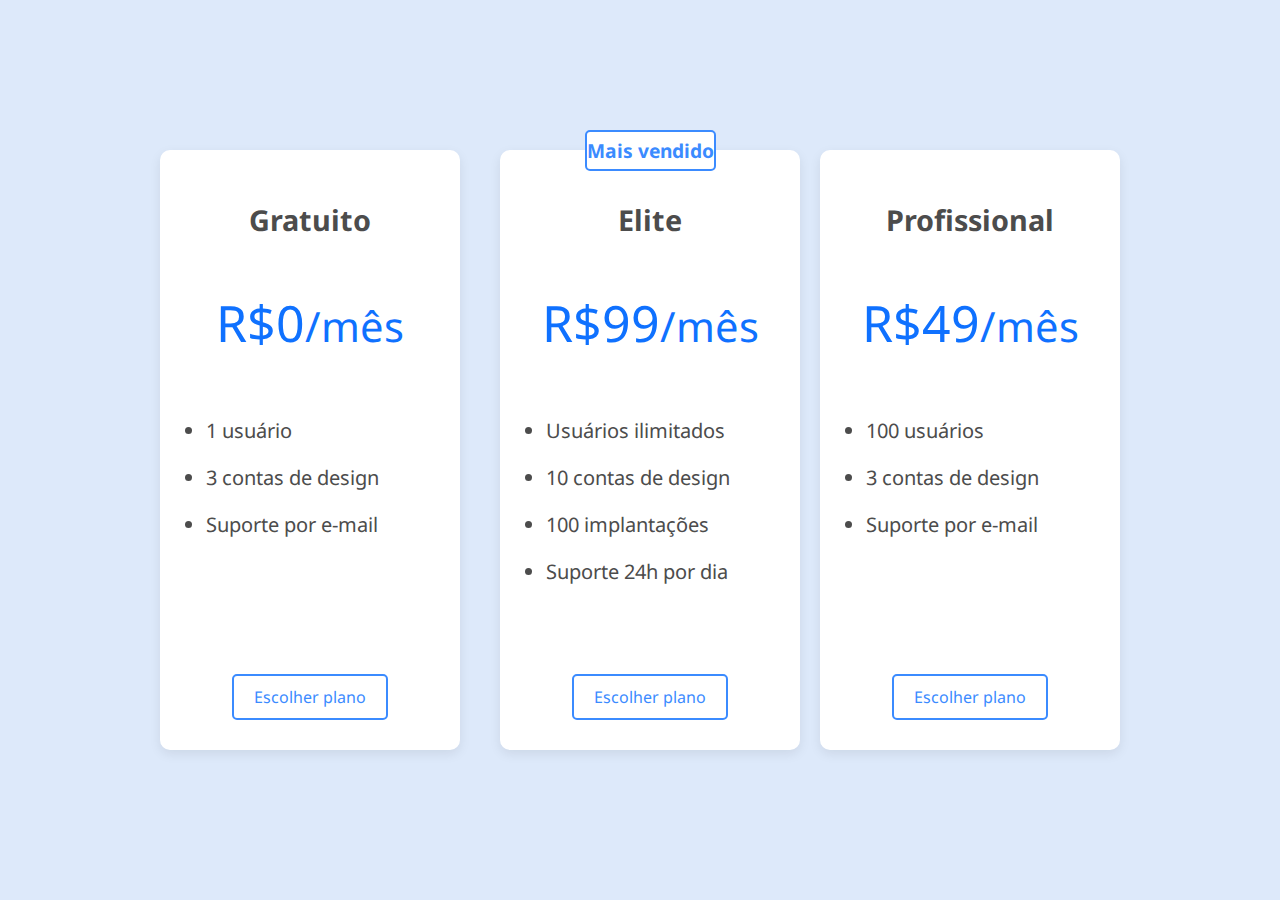
<file: card-html/index.html>
<!DOCTYPE html>
<html lang="pt-br">
  <head>
    <meta charset="UTF-8" />
    <meta name="viewport" content="width=device-width, initial-scale=1.0" />
    <link rel="stylesheet" href="css/style.css" />
    <link rel="preconnect" href="https://fonts.googleapis.com" />
    <link rel="preconnect" href="https://fonts.gstatic.com" crossorigin />
    <link
      href="https://fonts.googleapis.com/css2?family=Noto+Sans:ital,wght@0,100..900;1,100..900&display=swap"
      rel="stylesheet"
    />
    <title>Cards</title>
  </head>
  <body>
    <div class="container">
        <div class="card card1">
          <h2>Gratuito</h2>
          <abbr>R$0<small>/mês</small></abbr>
          <ul>
            <li>1 usuário</li>
            <li>3 contas de design</li>
            <li>Suporte por e-mail</li>
          </ul>
          <button>Escolher plano</button>
        </div>

        <div></div>

        <div class="card card2">
          <h3>Mais vendido</h3>
          <h2>Elite</h2>
          <abbr>R$99<small>/mês</small></abbr>
          <ul>
            <li>Usuários ilimitados</li>
            <li>10 contas de design</li>
            <li>100 implantações</li>
            <li>Suporte 24h por dia</li>
          </ul>
          <button>Escolher plano</button>
        </div>
      
        <div class="card card3">
          <h2>Profissional</h2>
          <abbr>R$49<small>/mês</small></abbr>
          <ul>
            <li>100 usuários</li>
            <li>3 contas de design</li>
            <li>Suporte por e-mail</li>
          </ul>
          <button>Escolher plano</button>
        </div>
      </div>
      
  </body>
</html>
</file>
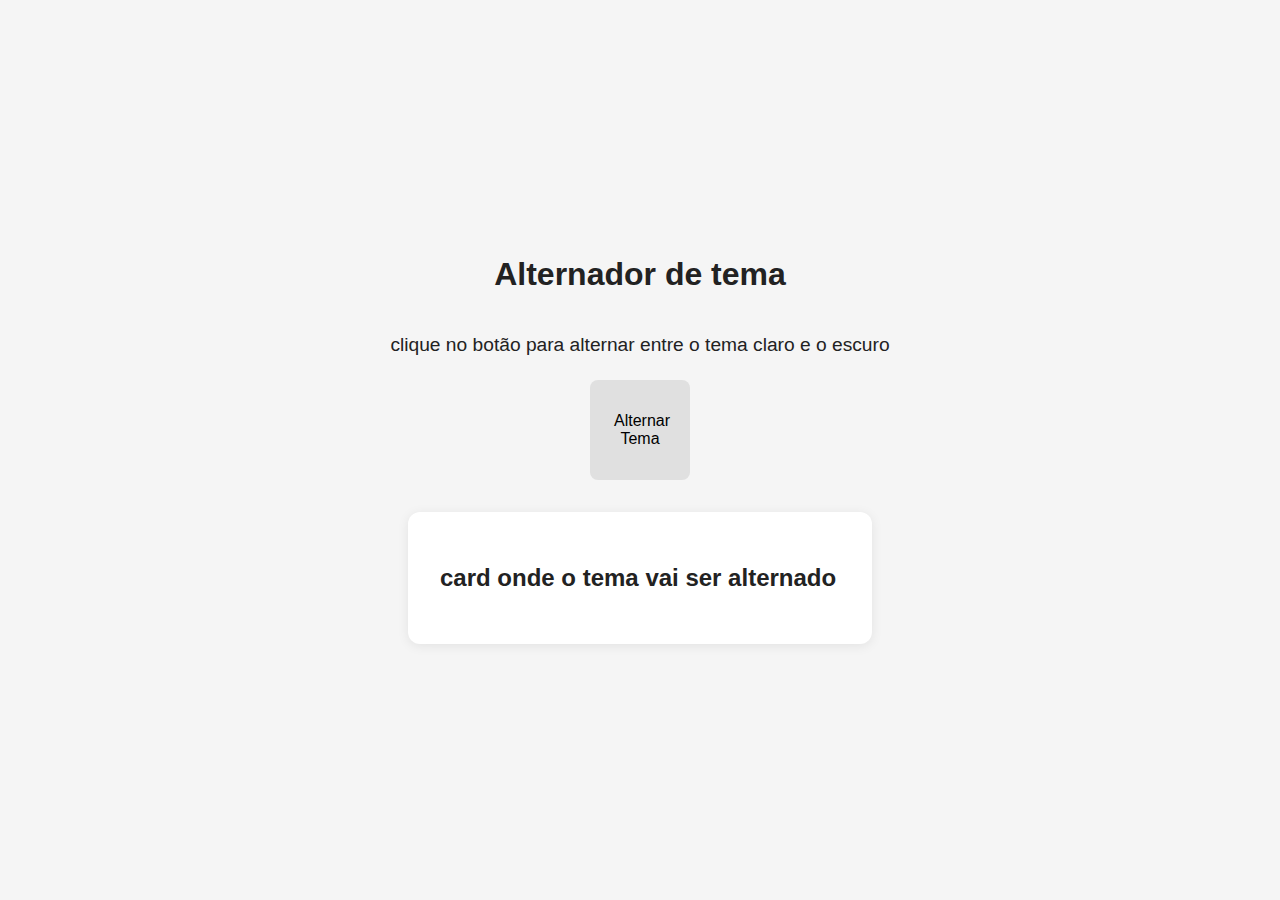
<file: change-theme/index.html>
<!DOCTYPE html>
<html lang="en">
  <head>
    <meta charset="UTF-8" />
    <meta name="viewport" content="width=device-width, initial-scale=1.0" />
    <link rel="stylesheet" href="style.css" />
    <title>change-html</title>
  </head>
  <body class="light-theme">
    <h1>Alternador de tema</h1>
    <p>clique no botão para alternar entre o tema claro e o escuro</p>
    <button id="button-toggle-theme">Alternar Tema</button>

    <section>
      <h2>card onde o tema vai ser alternado</h2>
    </section>
    <script src="main.js"></script>
  </body>
</html>
</file>
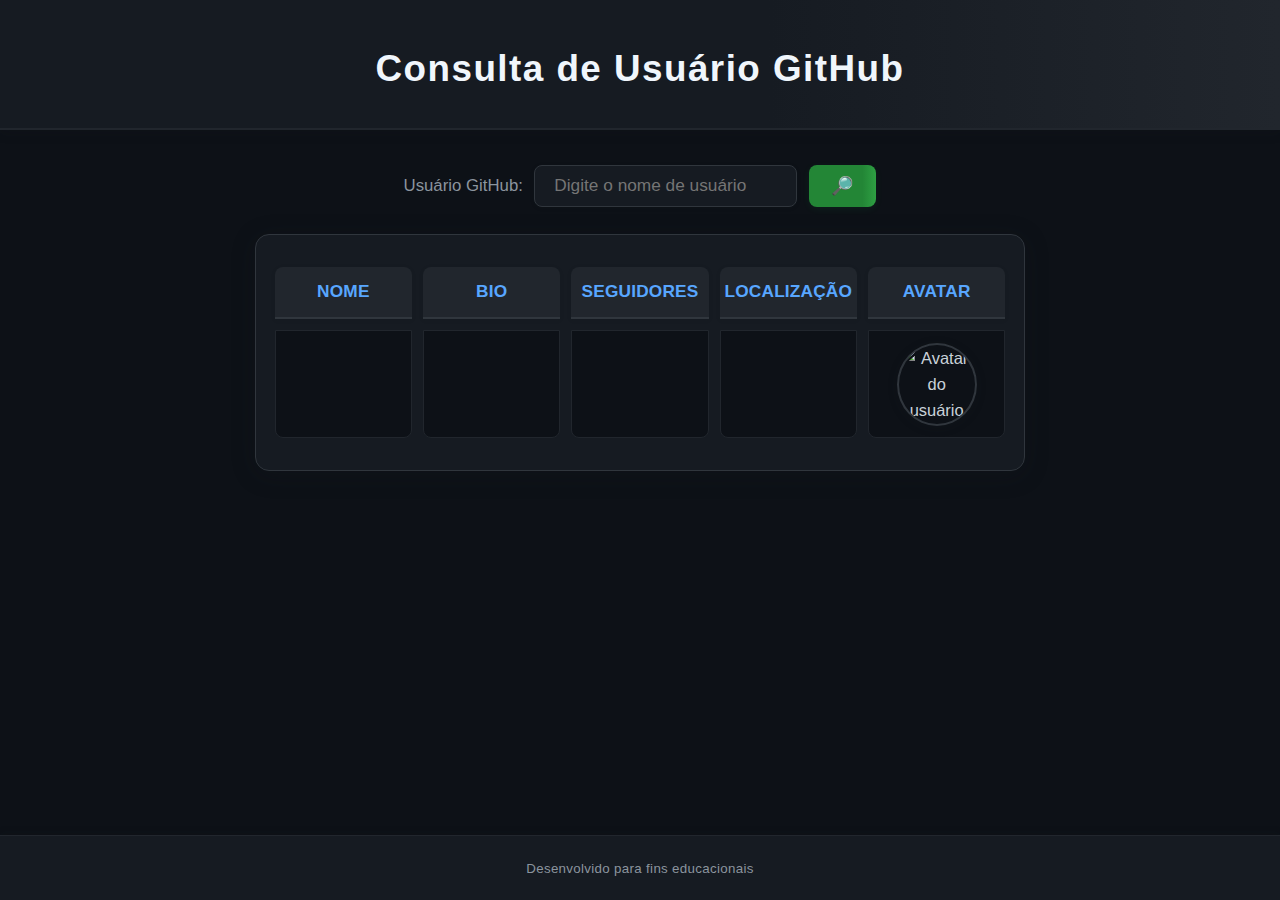
<file: interface-api/index.html>
<!DOCTYPE html>
<html lang="pt-br">
<head>
    <meta charset="UTF-8">
    <meta name="viewport" content="width=device-width, initial-scale=1.0">
    <title>Consulta API GitHub</title>
    <link rel="stylesheet" href="style.css">
</head>
<body>
    <header>
        <h1>Consulta de Usuário GitHub</h1>
    </header>
    <section class="search-section">
        <label for="git_id">Usuário GitHub:</label>
        <input type="text" id="git_id" placeholder="Digite o nome de usuário">
        <button id="search-btn" aria-label="Buscar usuário">
            <span>🔎</span>
        </button>
    </section>
    <main class="tabela">
        <div class="rotulo-coluna">Nome</div>
        <div class="rotulo-coluna">Bio</div>
        <div class="rotulo-coluna">Seguidores</div>
        <div class="rotulo-coluna">Localização</div>
        <div class="rotulo-coluna">Avatar</div>

        <div class="celula" id="name"></div>
        <div class="celula" id="bio"></div>
        <div class="celula" id="followers"></div>
        <div class="celula" id="location"></div>
        <div class="celula">
            <img id="avatar" alt="Avatar do usuário" style="max-width:80px; border-radius:50%;">
        </div>
    </main>
    <footer>
        <small>Desenvolvido para fins educacionais</small>
    </footer>
    <script src="main.js"></script>
</body>
</html>
</file>
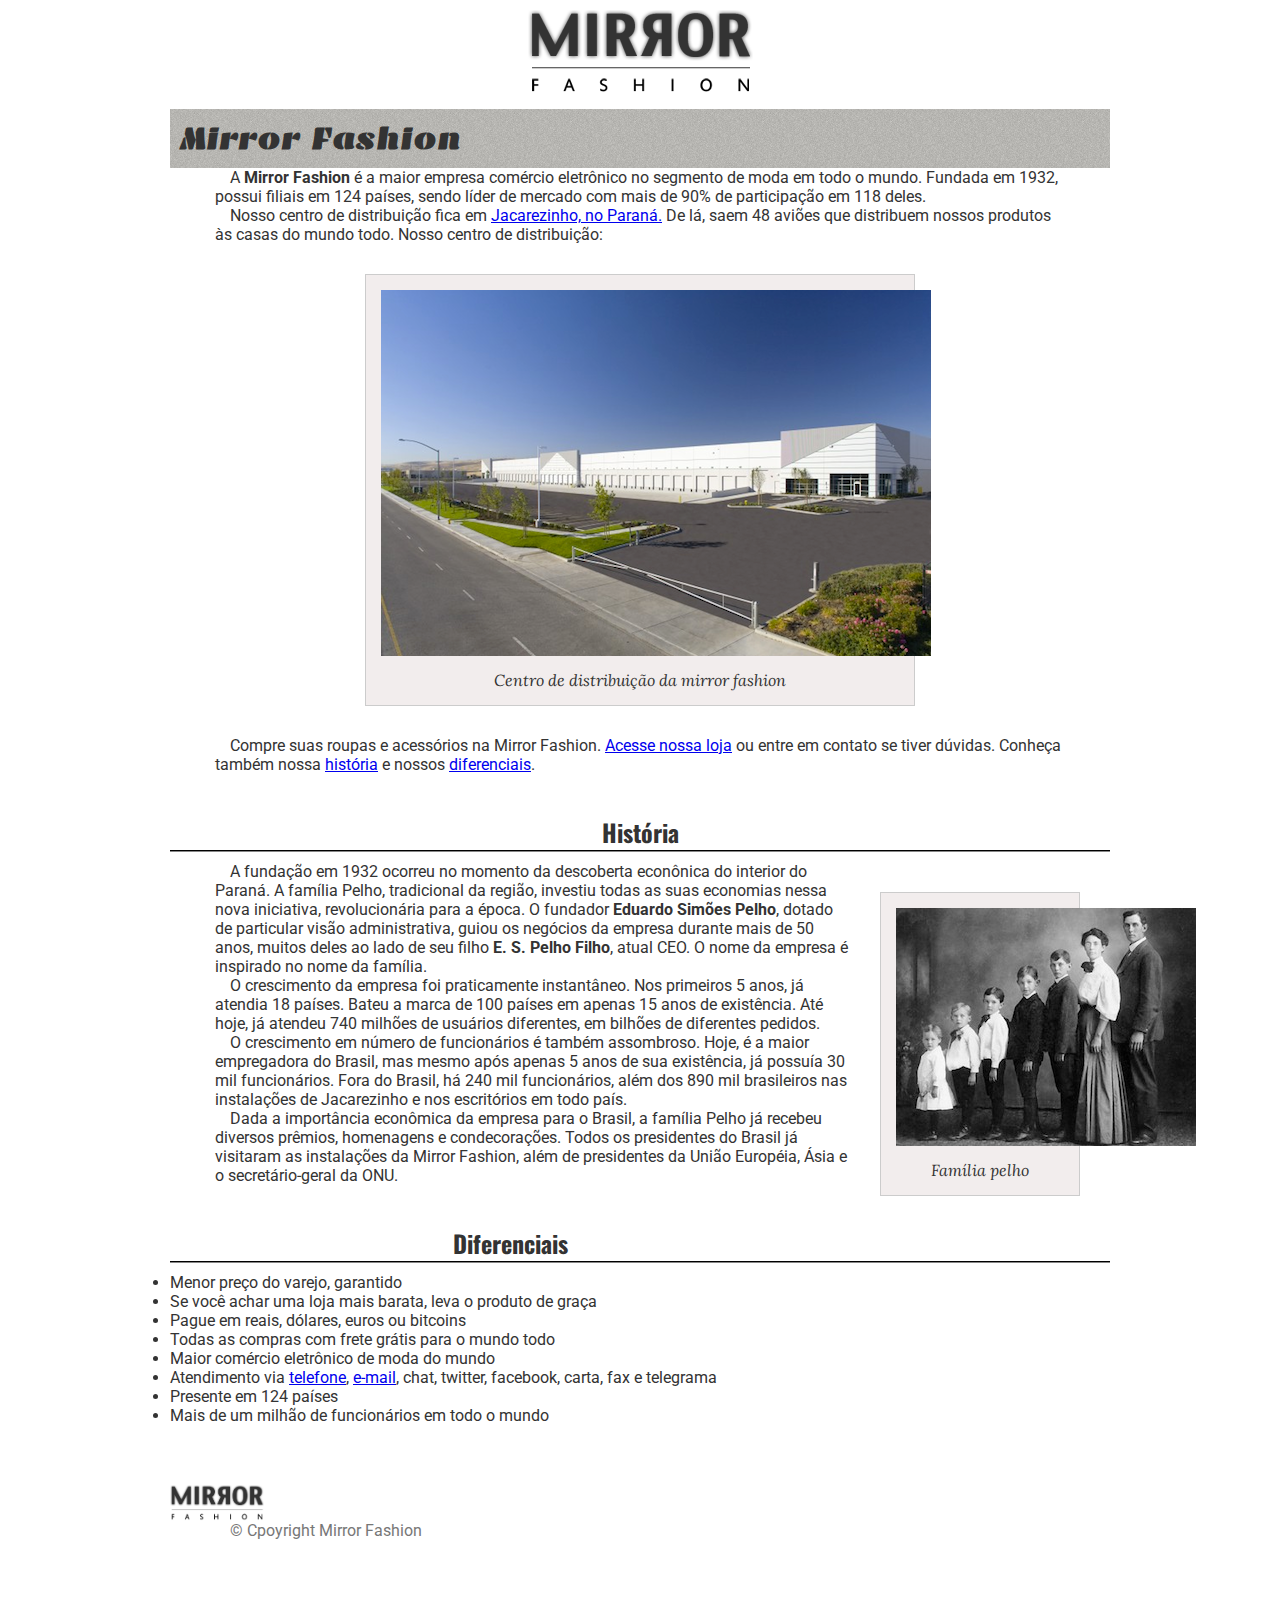
<file: simple-html/mirror-fashion/about-us.html>
<!DOCTYPE html>
<html lang="pt-br">
  <head>
    <meta charset="UTF-8" />
    <meta name="viewport" content="width=device-width, initial-scale=1.0" />
    <title>mirror fashion</title>
    <link rel="stylesheet" href="css/style.css" />
    <link rel="preconnect" href="https://fonts.googleapis.com" />
    <link rel="preconnect" href="https://fonts.gstatic.com" crossorigin />
    <link
      href="https://fonts.googleapis.com/css2?family=Emblema+One&family=Lora:ital,wght@0,400..700;1,400..700&family=Oswald:wght@200..700&family=Roboto:ital,wght@0,100..900;1,100..900&display=swap"
      rel="stylesheet"
    />
  </head>

  <body>
    <header>
      <img src="img/logo.png" alt="logomarca da loja" />
    </header>

    <main>
      <section>
        <h1>Mirror Fashion</h1>
        <p>
          A <strong>Mirror Fashion</strong> é a maior empresa comércio
          eletrônico no segmento de moda em todo o mundo. Fundada em 1932,
          possui filiais em 124 países, sendo líder de mercado com mais de 90%
          de participação em 118 deles.
        </p>
        <p>
          Nosso centro de distribuição fica em
          <a
            href="https://www.google.com.br/maps?q=Jacarezinho"
            target="_blank"
            title="Google Maps"
            >Jacarezinho, no Paraná.</a
          >
          De lá, saem 48 aviões que distribuem nossos produtos às casas do mundo
          todo. Nosso centro de distribuição:
        </p>
        <figure id="centro-distribuicao">
          <img src="img/centro-distribuicao.png" alt="foto da distribuidora" />
          <figcaption>Centro de distribuição da mirror fashion</figcaption>
        </figure>
        <p>
          Compre suas roupas e acessórios na Mirror Fashion.
          <a href="index.html" target="_blank" title="Pagina da loja"
            >Acesse nossa loja</a
          >
          ou entre em contato se tiver dúvidas. Conheça também nossa
          <a href="#História">história</a> e nossos
          <a href="#Diferenciais">diferenciais</a>.
        </p>
      </section>

      <section>
        <header>
          <h2 id="História">História</h2>
        </header>
        <figure id="familia-pelho">
          <img src="img/familia-pelho.jpg" alt="foto da família pelho" />
          <figcaption>Família pelho</figcaption>
        </figure>
        <p>
          A fundação em 1932 ocorreu no momento da descoberta econônica do
          interior do Paraná. A família Pelho, tradicional da região, investiu
          todas as suas economias nessa nova iniciativa, revolucionária para a
          época. O fundador
          <strong>Eduardo Simões Pelho</strong>, dotado de particular visão
          administrativa, guiou os negócios da empresa durante mais de 50 anos,
          muitos deles ao lado de seu filho <strong>E. S. Pelho Filho</strong>,
          atual CEO. O nome da empresa é inspirado no nome da família.
        </p>
        <p>
          O crescimento da empresa foi praticamente instantâneo. Nos primeiros 5
          anos, já atendia 18 países. Bateu a marca de 100 países em apenas 15
          anos de existência. Até hoje, já atendeu 740 milhões de usuários
          diferentes, em bilhões de diferentes pedidos.
        </p>
        <p>
          O crescimento em número de funcionários é também assombroso. Hoje, é a
          maior empregadora do Brasil, mas mesmo após apenas 5 anos de sua
          existência, já possuía 30 mil funcionários. Fora do Brasil, há 240 mil
          funcionários, além dos 890 mil brasileiros nas instalações de
          Jacarezinho e nos escritórios em todo país.
        </p>
        <p>
          Dada a importância econômica da empresa para o Brasil, a família Pelho
          já recebeu diversos prêmios, homenagens e condecorações. Todos os
          presidentes do Brasil já visitaram as instalações da Mirror Fashion,
          além de presidentes da União Européia, Ásia e o secretário-geral da
          ONU.
        </p>
      </section>

      <section>
        <header>
          <h2 id="Diferenciais">Diferenciais</h2>
        </header>
        <ul>
          <li>Menor preço do varejo, garantido</li>
          <li>Se você achar uma loja mais barata, leva o produto de graça</li>
          <li>Pague em reais, dólares, euros ou bitcoins</li>
          <li>Todas as compras com frete grátis para o mundo todo</li>
          <li>Maior comércio eletrônico de moda do mundo</li>
          <li>
            Atendimento via
            <a href="tel:+5535998402030" target="_blank">telefone</a>,
            <a href="mailto:teste01@gmail.com" target="_blank">e-mail</a>, chat,
            twitter, facebook, carta, fax e telegrama
          </li>
          <li>Presente em 124 países</li>
          <li>Mais de um milhão de funcionários em todo o mundo</li>
        </ul>
      </section>
    </main>

    <footer>
      <div>
        <img src="img/logo.png" alt="logomarca da loja" />
        <p>&copy; Cpoyright Mirror Fashion</p>
      </div>
    </footer>
  </body>
</html>
</file>
<file: card-html/css/style.css>
* {
    box-sizing: border-box;
    margin: 0;
    padding: 0;
    font-family: "Noto Sans", sans-serif;
}

:root {
    --primary-color: #0F71FF;
    --secondary-color: #3B8BFF;
    --text-color: #4c4c4c;
    --background-color: #dde9fa;
    --card-background-color: #ffffff;
}

html, body {
    height: 100%;
}

.card2 h3 {
    display: flex;
    font-size: 1.2rem;
    color: var(--secondary-color);
    border: 2px solid var(--secondary-color);
    border-radius: 5px;
    padding: 5px 0;
    position: absolute;
    z-index: 1;
    top: -20px;
    background-color: var(--card-background-color);
    animation: fadeInCard 1.5s ease-in-out infinite;
}

@keyframes fadeInCard {
    0%, 100% {

    }
    
    50% {
        opacity: 1;
        transform: scale(1.05);
    }
}

body {
    background-color: var(--background-color);
    display: flex;
    justify-content: center;
    align-items: center;
    height: 100vh;
    animation: fadeIn 1.5s ease-in-out; 
    flex-wrap: wrap;
}

@keyframes fadeIn {
    from {
        opacity: 0;
    }
    to {
        opacity: 1;
    }
}

.container {
    display: flex;
    gap: 20px;
    justify-content: center;
    align-items: flex-start;
}

.card {
    background-color: var(--card-background-color);
    border-radius: 10px;
    padding: 20px;
    width: 100%;
    min-width: 300px;
    max-width: 320px;
    height: 600px;
    display: flex;
    flex-direction: column;
    align-items: center;
    justify-content: flex-start;
    box-shadow: 0 4px 12px rgba(0, 0, 0, 0.08);
    position: relative;
    text-align: center;
    transition: all 0.3s ease;
    animation: slideUp 1s ease-out;
}

@keyframes slideUp {
    from {
        transform: translateY(50px);
        opacity: 0;
    }
    to {
        transform: translateY(0);
        opacity: 1;
    }
}

.card:hover {
    border: 3px solid var(--secondary-color);
    box-shadow: 0 4px 12px rgba(0, 0, 0, 0.2);
    transform: scale(1.05);
}

.card h2 {
    margin-top: 30px;
    font-size: 1.8rem;
    color: var(--text-color);
    animation: fadeInText 1.5s ease-in-out;
}

@keyframes fadeInText {
    from {
        opacity: 0;
    }
    to {
        opacity: 1;
    }
}

.card abbr {
    font-size: 50px;
    color: var(--primary-color);
    margin-top: 50px;
    display: flex;
    align-items: baseline;
}

.card ul {
    list-style: none;
    margin: 60px 0 30px;
    color: var(--text-color);
    width: 80%;
    display: flex;
    flex-direction: column;
    align-items: flex-start;
    gap: 20px;
    animation: fadeInList 1.5s ease-in-out;
}

@keyframes fadeInList {
    from {
        opacity: 0;
        transform: translateX(-20px);
    }
    to {
        opacity: 1;
        transform: translateX(0);
    }
}

.card ul li {
    list-style: url(https://img.icons8.com/?size=20&id=19342&format=png&color=4c4c4c);
    font-size: 20px;
}

.card button {
    position: absolute;
    bottom: 30px;
    border: 2px solid var(--secondary-color);
    background-color: transparent;
    color: var(--secondary-color);
    border-radius: 5px;
    padding: 10px 20px;
    font-size: 16px;
    cursor: pointer;
    transition: all 0.3s ease;
    animation: fadeInButton 1.5s ease-in-out;
}

@keyframes fadeInButton {
    from {
        opacity: 0;
        transform: translateY(20px);
    }
    to {
        opacity: 1;
        transform: translateY(0);
    }
}

.card button:hover {
    background-color: var(--secondary-color);
    color: var(--card-background-color);
}
</file>
<file: change-theme/style.css>
/* style.css */

/* Variáveis de tema */
:root {
    --bg-color-light: #f5f5f5;
    --text-color-light: #222;
    --card-bg-light: #fff;
    --button-bg-light: #e0e0e0;
    --button-text-light: #222;

    --bg-color-dark: #181818;
    --text-color-dark: #f5f5f5;
    --card-bg-dark: #232323;
    --button-bg-dark: #333;
    --button-text-dark: #f5f5f5;
}

/* Tema claro (padrão) */
body.light-theme {
    background: var(--bg-color-light);
    color: var(--text-color-light);
    font-family: Arial, Helvetica, sans-serif;
    transition: background 0.3s, color 0.3s;
    min-height: 100vh;
    margin: 0;
    padding: 0;
    display: flex;
    flex-direction: column;
    align-items: center;
    justify-content: center;
}

h1 {
    margin-top: 2rem;
    font-size: 2rem;
}

p {
    font-size: 1.2rem;
    margin-bottom: 1.5rem;
}

#button-toggle-theme {
    background: url("https://img.icons8.com/?size=100&id=62034&format=png&color=000000");
    height: 100px;
    width: 100px;
    background-color: var(--button-bg-light);
    border: none;
    padding: 0.75rem 1.5rem;
    border-radius: 8px;
    font-size: 1rem;
    cursor: pointer;
    margin-bottom: 2rem;
    transition: background 0.3s, color 0.3s;
}

#button-toggle-theme:hover {
    transform: scale(1.15);
}

section {
    background: var(--card-bg-light);
    color: var(--text-color-light);
    padding: 2rem;
    border-radius: 12px;
    box-shadow: 0 2px 12px rgba(0,0,0,0.08);
    max-width: 400px;
    width: 100%;
    margin-bottom: 2rem;
    transition: background 0.3s, color 0.3s;
}

/* Tema escuro */
body.dark-theme {
    background: var(--bg-color-dark);
    color: var(--text-color-dark);
    transition: background 0.3s, color 0.3s;
    display: flex;
    font-family: Arial, Helvetica, sans-serif;
    min-height: 100vh;
    margin: 0;
    padding: 0;
    display: flex;
    flex-direction: column;
    align-items: center;
    justify-content: center;
}

body.dark-theme #button-toggle-theme {
    background: url("https://img.icons8.com/?size=100&id=ckLpqXIiK1LY&format=png&color=000000");
    height: 100px;
    width: 100px;
    color: var(--button-text-dark);
    box-shadow: 0 2px 8px rgba(0,0,0,0.25);
    transition: background 0.3s, color 0.3s, box-shadow 0.3s;
    background-color: var(--button-bg-dark);
}

body.dark-theme #button-toggle-theme:hover {
    transform: scale(1.15);
    
}

body.dark-theme section {
    background: var(--card-bg-dark);
    color: var(--text-color-dark);
    box-shadow: 0 2px 16px rgba(0,0,0,0.25);
    border: 1px solid #222;
    transition: background 0.3s, color 0.3s, box-shadow 0.3s, border 0.3s;
}

h1.dark-theme {
    margin-top: 2rem;
    font-size: 2rem;
}

p.dark-theme {
    margin-bottom: 1.5rem;
}
body, section, #button-toggle-theme, h1, p {
    transition: background 0.3s, color 0.3s, box-shadow 0.3s, border 0.3s, transform 0.3s;
}
</file>
<file: simple-html/mirror-fashion/css/style.css>
* {
    margin: 0;
    padding: 0;
    box-sizing: border-box;
}

html {
  scroll-behavior: smooth;
}

:root {
  --color-base: #333;
  --color-base-figure-background: #f2eded;
  --color-figure-border: #ccc;
  --font-body: "Roboto", sans-serif;
  --font-title: "Emblema One", sans-serif;
  --font-subtitle: "Oswald", sans-serif;
  --font-figcaption: "Lora", sans-serif;
}

body {
  color: var(--color-base);
  margin-left: auto;
  font-family: var(--font-body);
  margin-right: auto;
  width: 940px;
}

header {
  padding: 10px 0;
  text-align: center;
}

h1 {
  background-image: url("../img/sobre-background.jpg");
  padding: 10px;
  font-family: var(--font-title);
}

h2 {
  border-bottom: 2px groove var(--color-base);
  font-family: var(--font-subtitle);
  margin-top: 30px;
}

figure {
  background-color: var(--color-base-figure-background);
  border: 1px solid var(--color-figure-border);
  text-align: center;
  padding: 15px;
  margin: 30px;
}

figcaption {
  font-style: italic;
  font-family: var(--font-figcaption);
  margin-top: 10px;
}

p {
  padding: 0 45px;
  text-indent: 15px;
}

#centro-distribuicao {
  margin-left: auto;
  margin-right: auto;
  width: 550px;
}

footer{
  color: #777;
  margin: 30px 0;
  padding: 30px 0;
}

footer img {
  vertical-align: middle;
  margin-right: 30px 0;
  width: 94px;
}

#familia-pelho {
  float: right;
  margin-right: 0 0 10px 10px;
  width: 200px;
}
</file>
<file: interface-api/style.css>
/* Reset básico */
* {
    margin: 0;
    padding: 0;
    box-sizing: border-box;
}

body {
    font-family: 'Segoe UI', Arial, sans-serif;
    background: #0d1117;
    color: #c9d1d9;
    min-height: 100vh;
    display: flex;
    flex-direction: column;
    line-height: 1.6;
    -webkit-font-smoothing: antialiased;
}

header {
    background: linear-gradient(90deg, #161b22 60%, #21262d 100%);
    color: #f0f6fc;
    padding: 2.5rem 0 1.5rem 0;
    text-align: center;
    box-shadow: 0 2px 12px rgba(22,27,34,0.16);
    border-bottom: 2px solid #21262d;
}

header h1 {
    font-size: 2.3rem;
    font-weight: 700;
    letter-spacing: 0.04em;
    margin-bottom: 0.3rem;
}

.search-section {
    display: flex;
    justify-content: center;
    align-items: center;
    gap: 0.7rem;
    margin: 2.2rem 0 1.7rem 0;
    flex-wrap: wrap;
}

.search-section label {
    font-weight: 500;
    color: #8b949e;
    font-size: 1.05rem;
}

.search-section input[type="text"] {
    padding: 0.6rem 1.2rem;
    border: 1.5px solid #30363d;
    background: #161b22;
    color: #c9d1d9;
    border-radius: 8px;
    font-size: 1.08rem;
    transition: border 0.2s, background 0.2s, box-shadow 0.2s;
    outline: none;
    box-shadow: 0 1px 4px rgba(22,27,34,0.10);
}

.search-section input[type="text"]:focus {
    border-color: #238636;
    background: #0d1117;
    box-shadow: 0 0 0 2px #23863633;
}

#search-btn {
    background: linear-gradient(90deg, #238636 80%, #2ea043 100%);
    color: #f0f6fc;
    border: none;
    padding: 0.6rem 1.4rem;
    border-radius: 8px;
    font-size: 1.13rem;
    cursor: pointer;
    transition: background 0.18s, transform 0.12s;
    display: flex;
    align-items: center;
    font-weight: 600;
    box-shadow: 0 2px 8px rgba(20, 255, 100, 0.06);
    gap: 0.4rem;
}

#search-btn:hover, #search-btn:focus {
    background: linear-gradient(90deg, #2ea043 80%, #238636 100%);
    transform: translateY(-2px) scale(1.03);
    outline: none;
}

.tabela {
    display: grid;
    grid-template-columns: repeat(5, 1fr);
    gap: 0.7rem;
    max-width: 950px;
    margin: 0 auto 2.5rem auto;
    background: #161b22;
    border-radius: 14px;
    box-shadow: 0 4px 24px rgba(22,27,34,0.22);
    padding: 2rem 1.2rem;
    border: 1.5px solid #30363d;
    overflow-x: auto;
}

.rotulo-coluna {
    font-weight: bold;
    background: #21262d;
    color: #58a6ff;
    padding: 0.7rem 0.3rem;
    border-radius: 8px 8px 0 0;
    text-align: center;
    border-bottom: 2.5px solid #30363d;
    letter-spacing: 0.01em;
    font-size: 1.08rem;
    text-transform: uppercase;
    box-shadow: 0 1px 4px rgba(22,27,34,0.10);
}

.celula {
    min-height: 44px;
    display: flex;
    align-items: center;
    justify-content: center;
    padding: 0.7rem 0.3rem;
    text-align: center;
    background: #0d1117;
    border-radius: 0 0 8px 8px;
    font-size: 1.03rem;
    word-break: break-word;
    border: 1px solid #21262d;
    color: #c9d1d9;
    transition: background 0.18s;
}

.celula:hover {
    background: #161b22;
}

.celula img#avatar {
    max-width: 90px;
    border-radius: 50%;
    box-shadow: 0 2px 10px rgba(22,27,34,0.22);
    border: 2.5px solid #30363d;
    transition: transform 0.18s;
}

.celula img#avatar:hover {
    transform: scale(1.07);
}

footer {
    margin-top: auto;
    background: #161b22;
    color: #8b949e;
    text-align: center;
    padding: 1.2rem 0;
    font-size: 1rem;
    letter-spacing: 0.02em;
    border-top: 1.5px solid #21262d;
    box-shadow: 0 -2px 8px rgba(22,27,34,0.10);
}

/* Responsividade */
@media (max-width: 900px) {
    .tabela {
        grid-template-columns: 1fr 1fr;
        grid-template-rows: repeat(5, auto);
        gap: 0.6rem;
        padding: 1.3rem 0.6rem;
    }
    .rotulo-coluna, .celula {
        grid-column: span 1;
        font-size: 1rem;
    }
}

@media (max-width: 600px) {
    .tabela {
        grid-template-columns: 1fr;
        grid-template-rows: none;
        gap: 0.4rem;
        padding: 1rem 0.2rem;
    }
    .rotulo-coluna, .celula {
        grid-column: span 1;
        font-size: 0.98rem;
    }
    header h1 {
        font-size: 1.15rem;
    }
    .search-section {
        gap: 0.4rem;
        margin: 1.2rem 0 1rem 0;
    }
}
</file>
